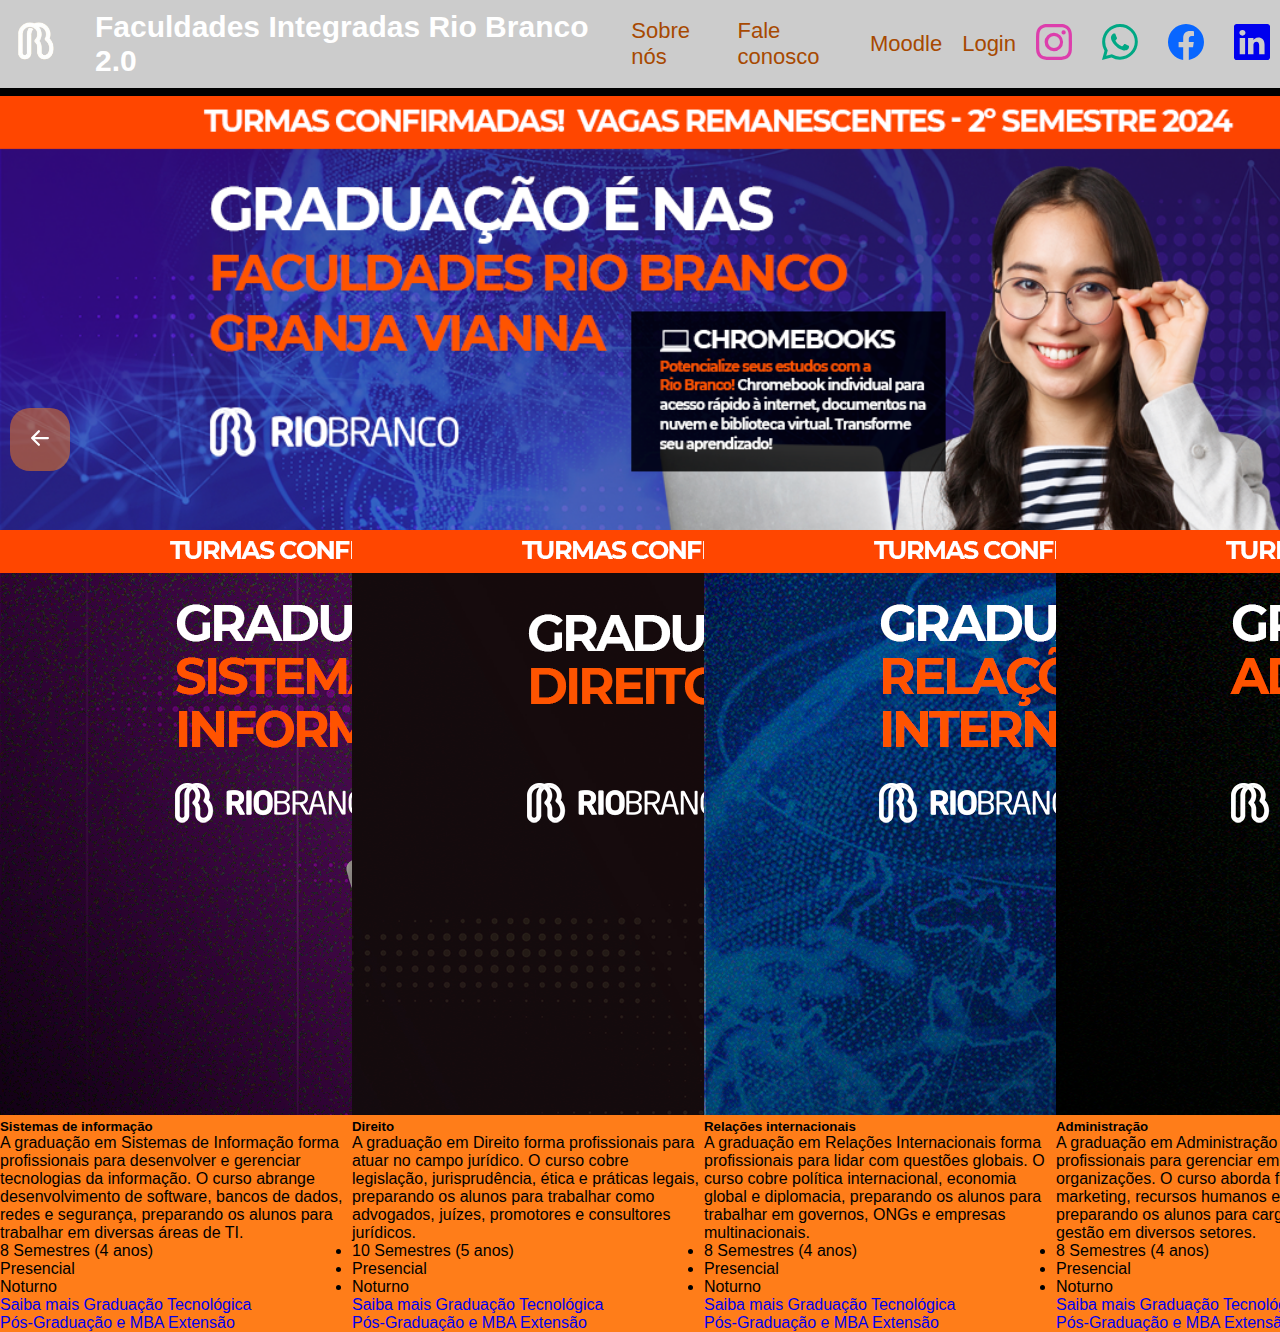
<file: index.html>
<!doctype html>
<html lang="pt-br">
    <head>
        <meta charset="UTF-8" />
        <meta name="viewport" content="width=device-width, initial-scale=1.0" />
        <link rel="stylesheet" href="./styles/header.css">
        <meta name="viewport" content="width=device-width, initial-scale=1, shrink-to-fit=no">
        <link rel="stylesheet" href="./styles/banner.css">
        <link rel="stylesheet" href="https://stackpath.bootstrapcdn.com/bootstrap/4.1.3/css/bootstrap.min.css" integrity="sha384-MCw98/SFnGE8fJT3GXwEOngsV7Zt27NXFoaoApmYm81iuXoPkFOJwJ8ERdknLPMO" crossorigin="anonymous">
        <link rel="stylesheet" href="./styles/footer.css">
        <link rel="stylesheet" href="./styles/conteudo.css">
        <title>Faculdades Rio Branco</title>
    </head>
    <body>
        <header class="topo">
            <div class="leftside">
                <a target="_blank" href="http://127.0.0.1:5500/index.html">
                <img src="/images/Logo_RioBranco - Agradecimentos.png"/></a>
                <h1>Faculdades Integradas Rio Branco 2.0</h1>
                <div class="links">
                    <a href="/pages/aboutus.html">Sobre nós</a>
                    <a href="/pages/faleconosco.html">Fale conosco</a>
                    <a href="/pages/login.html">Moodle</a>
                    <a href="/pages/login.html">Login</a>
                    </div>
                </div>
            </div>
            <div class="rightside">
                <div class="social">
                </a>
                    <a href="https://www.instagram.com/faculdadesriobranco_cotia/">
                        <svg xmlns="http://www.w3.org/2000/svg" width="36" fill="#DD3EAC" class="bi bi-instagram" viewBox="0 0 16 16">
                            <path d="M8 0C5.829 0 5.556.01 4.703.048 3.85.088 3.269.222 2.76.42a3.9 3.9 0 0 0-1.417.923A3.9 3.9 0 0 0 .42 2.76C.222 3.268.087 3.85.048 4.7.01 5.555 0 5.827 0 8.001c0 2.172.01 2.444.048 3.297.04.852.174 1.433.372 1.942.205.526.478.972.923 1.417.444.445.89.719 1.416.923.51.198 1.09.333 1.942.372C5.555 15.99 5.827 16 8 16s2.444-.01 3.298-.048c.851-.04 1.434-.174 1.943-.372a3.9 3.9 0 0 0 1.416-.923c.445-.445.718-.891.923-1.417.197-.509.332-1.09.372-1.942C15.99 10.445 16 10.173 16 8s-.01-2.445-.048-3.299c-.04-.851-.175-1.433-.372-1.941a3.9 3.9 0 0 0-.923-1.417A3.9 3.9 0 0 0 13.24.42c-.51-.198-1.092-.333-1.943-.372C10.443.01 10.172 0 7.998 0zm-.717 1.442h.718c2.136 0 2.389.007 3.232.046.78.035 1.204.166 1.486.275.373.145.64.319.92.599s.453.546.598.92c.11.281.24.705.275 1.485.039.843.047 1.096.047 3.231s-.008 2.389-.047 3.232c-.035.78-.166 1.203-.275 1.485a2.5 2.5 0 0 1-.599.919c-.28.28-.546.453-.92.598-.28.11-.704.24-1.485.276-.843.038-1.096.047-3.232.047s-2.39-.009-3.233-.047c-.78-.036-1.203-.166-1.485-.276a2.5 2.5 0 0 1-.92-.598 2.5 2.5 0 0 1-.6-.92c-.109-.281-.24-.705-.275-1.485-.038-.843-.046-1.096-.046-3.233s.008-2.388.046-3.231c.036-.78.166-1.204.276-1.486.145-.373.319-.64.599-.92s.546-.453.92-.598c.282-.11.705-.24 1.485-.276.738-.034 1.024-.044 2.515-.045zm4.988 1.328a.96.96 0 1 0 0 1.92.96.96 0 0 0 0-1.92m-4.27 1.122a4.109 4.109 0 1 0 0 8.217 4.109 4.109 0 0 0 0-8.217m0 1.441a2.667 2.667 0 1 1 0 5.334 2.667 2.667 0 0 1 0-5.334"/>
                          </svg>
                    </a>
                    <a href="https://wa.me/1146138455">
                        <svg xmlns="http://www.w3.org/2000/svg" width="36"fill="#00A884" class="bi bi-whatsapp" viewBox="0 0 16 16">
                            <path d="M13.601 2.326A7.85 7.85 0 0 0 7.994 0C3.627 0 .068 3.558.064 7.926c0 1.399.366 2.76 1.057 3.965L0 16l4.204-1.102a7.9 7.9 0 0 0 3.79.965h.004c4.368 0 7.926-3.558 7.93-7.93A7.9 7.9 0 0 0 13.6 2.326zM7.994 14.521a6.6 6.6 0 0 1-3.356-.92l-.24-.144-2.494.654.666-2.433-.156-.251a6.56 6.56 0 0 1-1.007-3.505c0-3.626 2.957-6.584 6.591-6.584a6.56 6.56 0 0 1 4.66 1.931 6.56 6.56 0 0 1 1.928 4.66c-.004 3.639-2.961 6.592-6.592 6.592m3.615-4.934c-.197-.099-1.17-.578-1.353-.646-.182-.065-.315-.099-.445.099-.133.197-.513.646-.627.775-.114.133-.232.148-.43.05-.197-.1-.836-.308-1.592-.985-.59-.525-.985-1.175-1.103-1.372-.114-.198-.011-.304.088-.403.087-.088.197-.232.296-.346.1-.114.133-.198.198-.33.065-.134.034-.248-.015-.347-.05-.099-.445-1.076-.612-1.47-.16-.389-.323-.335-.445-.34-.114-.007-.247-.007-.38-.007a.73.73 0 0 0-.529.247c-.182.198-.691.677-.691 1.654s.71 1.916.81 2.049c.098.133 1.394 2.132 3.383 2.992.47.205.84.326 1.129.418.475.152.904.129 1.246.08.38-.058 1.171-.48 1.338-.943.164-.464.164-.86.114-.943-.049-.084-.182-.133-.38-.232"/>
                          </svg>
                    </a>
                    <a href="https://www.facebook.com/faculdadesriobrancocotia/">
                        <svg xmlns="http://www.w3.org/2000/svg" width="36"fill="#0866FF" class="bi bi-facebook" viewBox="0 0 16 16">
                            <path d="M16 8.049c0-4.446-3.582-8.05-8-8.05C3.58 0-.002 3.603-.002 8.05c0 4.017 2.926 7.347 6.75 7.951v-5.625h-2.03V8.05H6.75V6.275c0-2.017 1.195-3.131 3.022-3.131.876 0 1.791.157 1.791.157v1.98h-1.009c-.993 0-1.303.621-1.303 1.258v1.51h2.218l-.354 2.326H9.25V16c3.824-.604 6.75-3.934 6.75-7.951"/>
                          </svg>
                        </a>
                    <a href="https://www.linkedin.com/company/faculdades-rio-branco-granja-vianna">
                        <svg xmlns="http://www.w3.org/2000/svg" width="36" fill="currentColor" class="bi bi-linkedin" viewBox="0 0 16 16">
                          <path d="M0 1.146C0 .513.526 0 1.175 0h13.65C15.474 0 16 .513 16 1.146v13.708c0 .633-.526 1.146-1.175 1.146H1.175C.526 16 0 15.487 0 14.854zm4.943 12.248V6.169H2.542v7.225zm-1.2-8.212c.837 0 1.358-.554 1.358-1.248-.015-.709-.52-1.248-1.342-1.248S2.4 3.226 2.4 3.934c0 .694.521 1.248 1.327 1.248zm4.908 8.212V9.359c0-.216.016-.432.08-.586.173-.431.568-.878 1.232-.878.869 0 1.216.662 1.216 1.634v3.865h2.401V9.25c0-2.22-1.184-3.252-2.764-3.252-1.274 0-1.845.7-2.165 1.193v.025h-.016l.016-.025V6.169h-2.4c.03.678 0 7.225 0 7.225z"/>
                        </svg>
                            </a>
                </div>
            </div>
        </header>
        
        <div class="carousel">
            <div class="carousel-images">
                <img src="./images/banner/bannerGeral.png">
                <img src="./images/banner/admbanner.png">
                <img src="./images/banner/sibanner.png">
                <img src="./images/banner/direitobanner.png">
                <img src="./images/banner/ribanner.png">
            </div>
            <button class="prev"><svg xmlns="http://www.w3.org/2000/svg" width="36" height="36" fill="currentColor" class="bi bi-arrow-left-short" viewBox="0 0 16 16">
                <path fill-rule="evenodd" d="M12 8a.5.5 0 0 1-.5.5H5.707l2.147 2.146a.5.5 0 0 1-.708.708l-3-3a.5.5 0 0 1 0-.708l3-3a.5.5 0 1 1 .708.708L5.707 7.5H11.5a.5.5 0 0 1 .5.5"/>
              </svg></button>
            <button class="next"><svg xmlns="http://www.w3.org/2000/svg" width="36" height="36" fill="currentColor" class="bi bi-arrow-right-short" viewBox="0 0 16 16">
                <path fill-rule="evenodd" d="M4 8a.5.5 0 0 1 .5-.5h5.793L8.146 5.354a.5.5 0 1 1 .708-.708l3 3a.5.5 0 0 1 0 .708l-3 3a.5.5 0 0 1-.708-.708L10.293 8.5H4.5A.5.5 0 0 1 4 8"/>
              </svg></button>
        </div>

        <section class="conteudo">
            <div class="CardCamp">
            <div class="card" style="width: 22rem; background-color: #ff7d19;">
                <img class="card-img-top" src="./images/banner/admbanner.png">
                <div class="card-body">
                  <h5 class="card-title">Sistemas de informação</h5>
                  <p class="card-text">A graduação em Sistemas de Informação forma profissionais para desenvolver e gerenciar tecnologias da informação. O curso abrange desenvolvimento de software, bancos de dados, redes e segurança, preparando os alunos para trabalhar em diversas áreas de TI.</p>
                </div>
                <ul class="list-group list-group-flush">
                  <li class="list-group-item">8 Semestres (4 anos)</li>
                  <li class="list-group-item">Presencial</li>
                  <li class="list-group-item">Noturno</li>
                </ul>
                <div class="card-body">
                  <a href="#" target="_blank" class="card-link">Saiba mais</a> 
                  <a href="https://www.riobrancofac.edu.br/Site/cursos/cursos-graduacao.aspx#grad-tec" target="_blank" class="card-link">Graduação Tecnológica <br> </a>
                  <a href="https://www.riobrancofac.edu.br/Site/cursos/cursos-pos-graduacao-mba.aspx" target="_blank" class="card-link">Pós-Graduação e MBA </a>
                  <a href="https://www.riobrancofac.edu.br/Site/cursos/cursos-extensao.aspx" target="_blank" class="card-link">Extensão</a>
                </div>
              </div>
            </div>

            <div class="CardCamp">
                <div class="card" style="width: 22rem; background-color: #ff7d19">
                    <img class="card-img-top" src="./images/banner/direitobanner.png">
                    <div class="card-body">
                      <h5 class="card-title">Direito</h5>
                      <p class="card-text">A graduação em Direito forma profissionais para atuar no campo jurídico. O curso cobre legislação, jurisprudência, ética e práticas legais, preparando os alunos para trabalhar como advogados, juízes, promotores e consultores jurídicos.</p>
                    </div>
                    <ul class="list-group list-group-flush">
                      <li class="list-group-item">10 Semestres (5 anos)</li>
                      <li class="list-group-item">Presencial</li>
                      <li class="list-group-item">Noturno</li>
                    </ul>
                    <div class="card-body">
                      <a href="https://www.riobrancofac.edu.br/Site/cursos/graduacao/direito/direito.aspx" target="_blank" class="card-link">Saiba mais</a>
                      <a href="https://www.riobrancofac.edu.br/Site/cursos/cursos-graduacao.aspx#grad-tec" target="_blank" class="card-link">Graduação Tecnológica <br> </a>
                      <a href="https://www.riobrancofac.edu.br/Site/cursos/cursos-pos-graduacao-mba.aspx" target="_blank" class="card-link">Pós-Graduação e MBA </a>
                      <a href="https://www.riobrancofac.edu.br/Site/cursos/cursos-extensao.aspx" target="_blank" class="card-link">Extensão</a>
                    </div>
                  </div>
            </div>
            <div class="CardCamp">
                <div class="card" style="width: 22rem; background-color: #ff7d19">
                    <img class="card-img-top" src="./images/banner/ribanner.png">
                    <div class="card-body">
                      <h5 class="card-title">Relações internacionais</h5>
                      <p class="card-text">A graduação em Relações Internacionais forma profissionais para lidar com questões globais. O curso cobre política internacional, economia global e diplomacia, preparando os alunos para trabalhar em governos, ONGs e empresas multinacionais.</p>
                    </div>
                    <ul class="list-group list-group-flush">
                      <li class="list-group-item">8 Semestres (4 anos)</li>
                      <li class="list-group-item">Presencial</li>
                      <li class="list-group-item">Noturno</li>
                    </ul>
                    <div class="card-body">
                      <a href="https://www.riobrancofac.edu.br/Site/cursos/graduacao/relacoes-internacionais/relacoes-internacionais.aspx" target="_blank" class="card-link">Saiba mais</a>
                      <a href="https://www.riobrancofac.edu.br/Site/cursos/cursos-graduacao.aspx#grad-tec" target="_blank" class="card-link">Graduação Tecnológica <br> </a>
                      <a href="https://www.riobrancofac.edu.br/Site/cursos/cursos-pos-graduacao-mba.aspx" target="_blank" class="card-link">Pós-Graduação e MBA </a>
                      <a href="https://www.riobrancofac.edu.br/Site/cursos/cursos-extensao.aspx" target="_blank" class="card-link">Extensão</a>
                    </div>
                  </div>
            </div>
            <div class="CardCamp">
                <div class="card" style="width: 22rem; background-color: #ff7d19">
                    <img class="card-img-top" src="./images/banner/sibanner.png">
                    <div class="card-body">
                      <h5 class="card-title">Administração</h5>
                      <p class="card-text">A graduação em Administração forma profissionais para gerenciar empresas e organizações. O curso aborda finanças, marketing, recursos humanos e operações, preparando os alunos para cargos de liderança e gestão em diversos setores.</p>
                    </div>
                    <ul class="list-group list-group-flush">
                      <li class="list-group-item">8 Semestres (4 anos)</li>
                      <li class="list-group-item">Presencial</li>
                      <li class="list-group-item">Noturno</li>
                    </ul>
                    <div class="card-body">
                      <a href="https://www.riobrancofac.edu.br/Site/cursos/graduacao/administracao/administracao.aspx" target="_blank" class="card-link">Saiba mais</a>
                      <a href="https://www.riobrancofac.edu.br/Site/cursos/cursos-graduacao.aspx#grad-tec" target="_blank" class="card-link">Graduação Tecnológica <br> </a>
                      <a href="https://www.riobrancofac.edu.br/Site/cursos/cursos-pos-graduacao-mba.aspx" target="_blank" class="card-link">Pós-Graduação e MBA </a>
                      <a href="https://www.riobrancofac.edu.br/Site/cursos/cursos-extensao.aspx" target="_blank" class="card-link">Extensão</a>
                    </div>
                  </div>
            </div>
        </section>

        <footer class="final">
          <a href="footer.html">footer</a>
            <p>Todos os direitos reservados, RIO BRANCO COTIA</p>
        </footer>
        <script src="./scripts/changeBanner.js"></script>
        <script src="https://code.jquery.com/jquery-3.3.1.slim.min.js" integrity="sha384-q8i/X+965DzO0rT7abK41JStQIAqVgRVzpbzo5smXKp4YfRvH+8abtTE1Pi6jizo" crossorigin="anonymous"></script>
        <script src="https://cdnjs.cloudflare.com/ajax/libs/popper.js/1.14.3/umd/popper.min.js" integrity="sha384-ZMP7rVo3mIykV+2+9J3UJ46jBk0WLaUAdn689aCwoqbBJiSnjAK/l8WvCWPIPm49" crossorigin="anonymous"></script>
        <script src="https://stackpath.bootstrapcdn.com/bootstrap/4.1.3/js/bootstrap.min.js" integrity="sha384-ChfqqxuZUCnJSK3+MXmPNIyE6ZbWh2IMqE241rYiqJxyMiZ6OW/JmZQ5stwEULTy" crossorigin="anonymous"></script>
    </body>
</html>
</file>
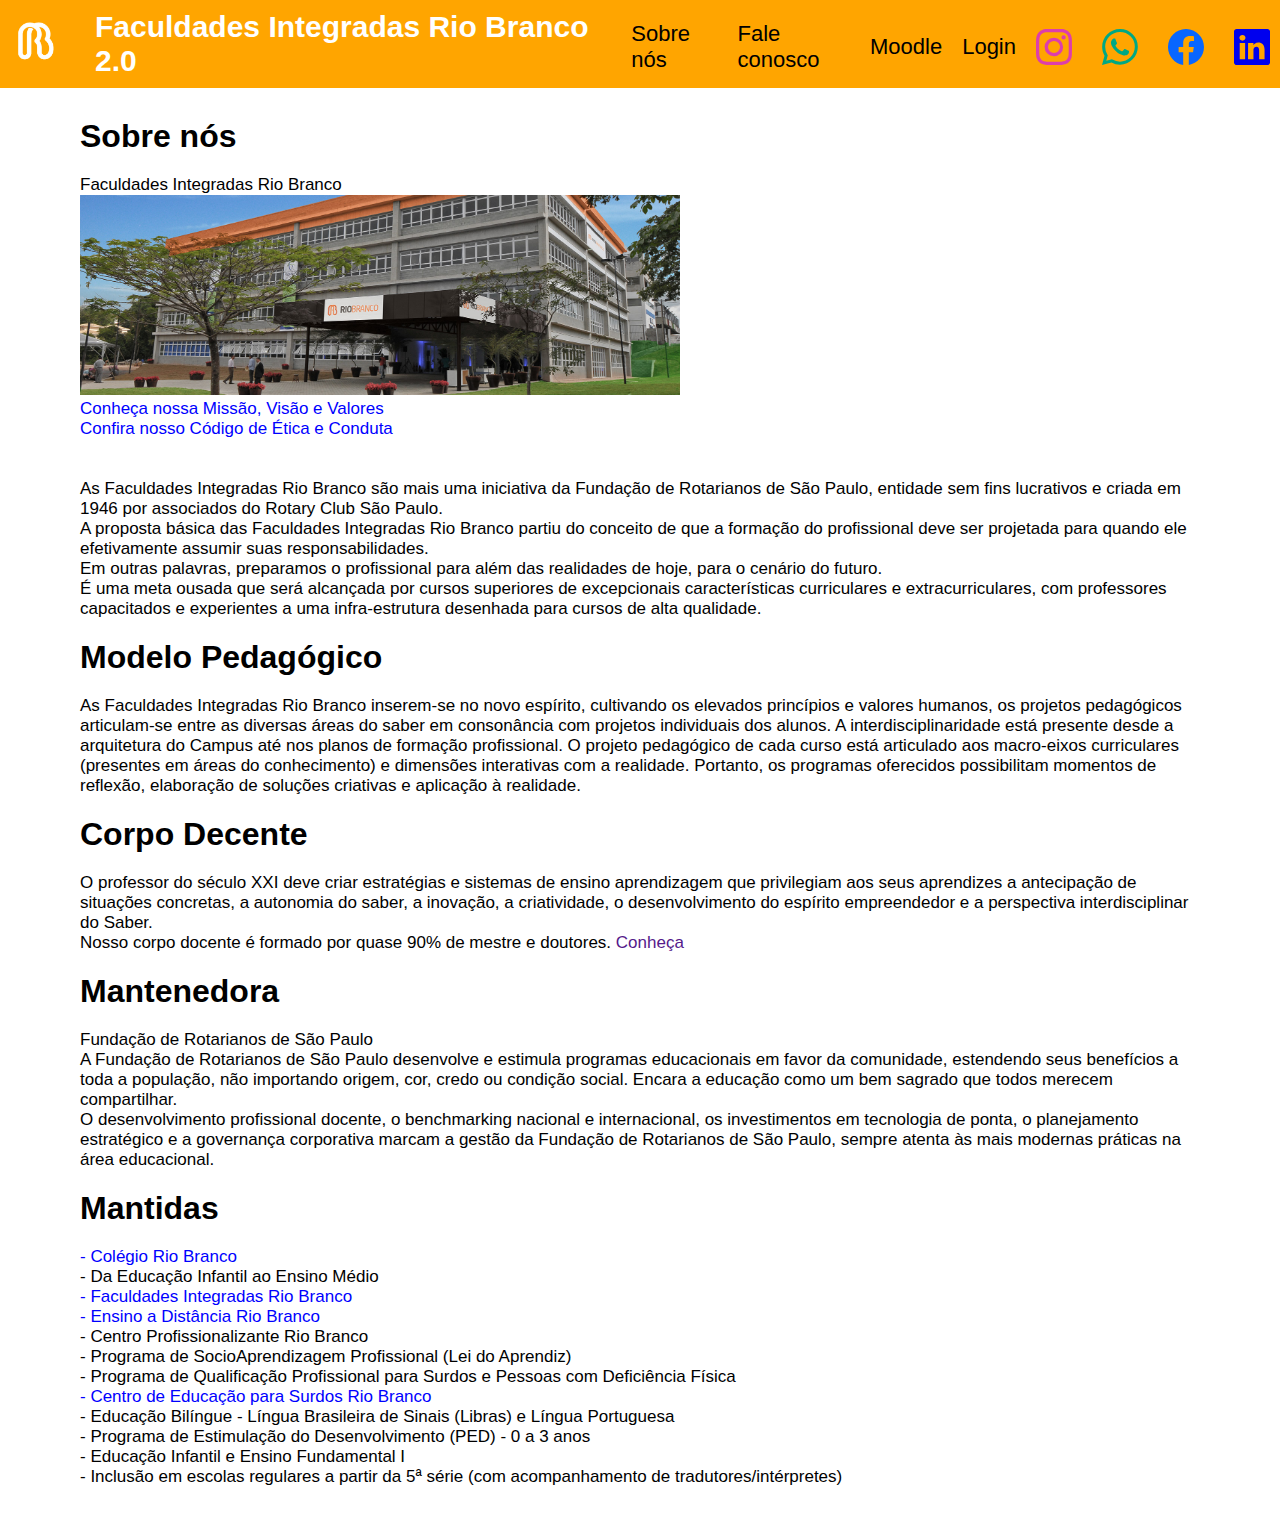
<file: pages/aboutus.html>
<!DOCTYPE html>
<html lang="pt-br">
<head>
    <meta charset="UTF-8">
    <meta name="viewport" content="width=device-width, initial-scale=1.0">
    <link rel="stylesheet" href="/styles/aboutus.css">
    <link rel="stylesheet" href="/styles/aboutus_header.css">
    <title>Sobre nós</title>
</head>
<body>

    <header class="cabessalho_aboutus">
        <div class="leftside">
            <a target="_blank" href="http://127.0.0.1:5500/index.html">
            <img src="/images/Logo_RioBranco - Agradecimentos.png"/></a>
            <h1>Faculdades Integradas Rio Branco 2.0</h1>
            <div class="links">
                <a href="/pages/aboutus.html">Sobre nós</a>
                <a href="/pages/faleconosco.html">Fale conosco</a>
                <a href="/pages/login.html">Moodle</a>
                <a href="/pages/login.html">Login</a>
            </div>
            </div>
        <div class="rightside">
            <div class="social">
            </a>
                <a href="https://www.instagram.com/faculdadesriobranco_cotia/">
                    <svg xmlns="http://www.w3.org/2000/svg" width="36" fill="#DD3EAC" class="bi bi-instagram" viewBox="0 0 16 16">
                        <path d="M8 0C5.829 0 5.556.01 4.703.048 3.85.088 3.269.222 2.76.42a3.9 3.9 0 0 0-1.417.923A3.9 3.9 0 0 0 .42 2.76C.222 3.268.087 3.85.048 4.7.01 5.555 0 5.827 0 8.001c0 2.172.01 2.444.048 3.297.04.852.174 1.433.372 1.942.205.526.478.972.923 1.417.444.445.89.719 1.416.923.51.198 1.09.333 1.942.372C5.555 15.99 5.827 16 8 16s2.444-.01 3.298-.048c.851-.04 1.434-.174 1.943-.372a3.9 3.9 0 0 0 1.416-.923c.445-.445.718-.891.923-1.417.197-.509.332-1.09.372-1.942C15.99 10.445 16 10.173 16 8s-.01-2.445-.048-3.299c-.04-.851-.175-1.433-.372-1.941a3.9 3.9 0 0 0-.923-1.417A3.9 3.9 0 0 0 13.24.42c-.51-.198-1.092-.333-1.943-.372C10.443.01 10.172 0 7.998 0zm-.717 1.442h.718c2.136 0 2.389.007 3.232.046.78.035 1.204.166 1.486.275.373.145.64.319.92.599s.453.546.598.92c.11.281.24.705.275 1.485.039.843.047 1.096.047 3.231s-.008 2.389-.047 3.232c-.035.78-.166 1.203-.275 1.485a2.5 2.5 0 0 1-.599.919c-.28.28-.546.453-.92.598-.28.11-.704.24-1.485.276-.843.038-1.096.047-3.232.047s-2.39-.009-3.233-.047c-.78-.036-1.203-.166-1.485-.276a2.5 2.5 0 0 1-.92-.598 2.5 2.5 0 0 1-.6-.92c-.109-.281-.24-.705-.275-1.485-.038-.843-.046-1.096-.046-3.233s.008-2.388.046-3.231c.036-.78.166-1.204.276-1.486.145-.373.319-.64.599-.92s.546-.453.92-.598c.282-.11.705-.24 1.485-.276.738-.034 1.024-.044 2.515-.045zm4.988 1.328a.96.96 0 1 0 0 1.92.96.96 0 0 0 0-1.92m-4.27 1.122a4.109 4.109 0 1 0 0 8.217 4.109 4.109 0 0 0 0-8.217m0 1.441a2.667 2.667 0 1 1 0 5.334 2.667 2.667 0 0 1 0-5.334"/>
                      </svg>
                </a>
                <a href="https://wa.me/1146138455">
                    <svg xmlns="http://www.w3.org/2000/svg" width="36"fill="#00A884" class="bi bi-whatsapp" viewBox="0 0 16 16">
                        <path d="M13.601 2.326A7.85 7.85 0 0 0 7.994 0C3.627 0 .068 3.558.064 7.926c0 1.399.366 2.76 1.057 3.965L0 16l4.204-1.102a7.9 7.9 0 0 0 3.79.965h.004c4.368 0 7.926-3.558 7.93-7.93A7.9 7.9 0 0 0 13.6 2.326zM7.994 14.521a6.6 6.6 0 0 1-3.356-.92l-.24-.144-2.494.654.666-2.433-.156-.251a6.56 6.56 0 0 1-1.007-3.505c0-3.626 2.957-6.584 6.591-6.584a6.56 6.56 0 0 1 4.66 1.931 6.56 6.56 0 0 1 1.928 4.66c-.004 3.639-2.961 6.592-6.592 6.592m3.615-4.934c-.197-.099-1.17-.578-1.353-.646-.182-.065-.315-.099-.445.099-.133.197-.513.646-.627.775-.114.133-.232.148-.43.05-.197-.1-.836-.308-1.592-.985-.59-.525-.985-1.175-1.103-1.372-.114-.198-.011-.304.088-.403.087-.088.197-.232.296-.346.1-.114.133-.198.198-.33.065-.134.034-.248-.015-.347-.05-.099-.445-1.076-.612-1.47-.16-.389-.323-.335-.445-.34-.114-.007-.247-.007-.38-.007a.73.73 0 0 0-.529.247c-.182.198-.691.677-.691 1.654s.71 1.916.81 2.049c.098.133 1.394 2.132 3.383 2.992.47.205.84.326 1.129.418.475.152.904.129 1.246.08.38-.058 1.171-.48 1.338-.943.164-.464.164-.86.114-.943-.049-.084-.182-.133-.38-.232"/>
                      </svg>
                </a>
                <a href="https://www.facebook.com/faculdadesriobrancocotia/">
                    <svg xmlns="http://www.w3.org/2000/svg" width="36"fill="#0866FF" class="bi bi-facebook" viewBox="0 0 16 16">
                        <path d="M16 8.049c0-4.446-3.582-8.05-8-8.05C3.58 0-.002 3.603-.002 8.05c0 4.017 2.926 7.347 6.75 7.951v-5.625h-2.03V8.05H6.75V6.275c0-2.017 1.195-3.131 3.022-3.131.876 0 1.791.157 1.791.157v1.98h-1.009c-.993 0-1.303.621-1.303 1.258v1.51h2.218l-.354 2.326H9.25V16c3.824-.604 6.75-3.934 6.75-7.951"/>
                      </svg>
                    </a>
                <a href="https://www.linkedin.com/company/faculdades-rio-branco-granja-vianna">
                    <svg xmlns="http://www.w3.org/2000/svg" width="36" fill="currentColor" class="bi bi-linkedin" viewBox="0 0 16 16">
                      <path d="M0 1.146C0 .513.526 0 1.175 0h13.65C15.474 0 16 .513 16 1.146v13.708c0 .633-.526 1.146-1.175 1.146H1.175C.526 16 0 15.487 0 14.854zm4.943 12.248V6.169H2.542v7.225zm-1.2-8.212c.837 0 1.358-.554 1.358-1.248-.015-.709-.52-1.248-1.342-1.248S2.4 3.226 2.4 3.934c0 .694.521 1.248 1.327 1.248zm4.908 8.212V9.359c0-.216.016-.432.08-.586.173-.431.568-.878 1.232-.878.869 0 1.216.662 1.216 1.634v3.865h2.401V9.25c0-2.22-1.184-3.252-2.764-3.252-1.274 0-1.845.7-2.165 1.193v.025h-.016l.016-.025V6.169h-2.4c.03.678 0 7.225 0 7.225z"/>
                    </svg>
                        </a>
            </div>
        </div>
    </header>

    <container>
        <div class="inicio">
            <h1 class="sobre_nos_titulo">Sobre nós</h1>
            <p>Faculdades Integradas Rio Branco</p>
            <img src="../images/riobrancosobrenos.jpg"><br>
            <p><a href="" class="links">Conheça nossa Missão, Visão e Valores</a></p>
            <p><a href="" class="links">Confira nosso Código de Ética e Conduta</a><br><br></p>
            <p>As Faculdades Integradas Rio Branco são mais uma iniciativa da Fundação de Rotarianos de São Paulo, entidade sem fins lucrativos e criada em 1946 por associados do Rotary Club São Paulo.</p>
            <p>A proposta básica das Faculdades Integradas Rio Branco partiu do conceito de que a formação do profissional deve ser projetada para quando ele efetivamente assumir suas responsabilidades.</p>
            <p>Em outras palavras, preparamos o profissional para além das realidades de hoje, para o cenário do futuro.</p>
            <p>É uma meta ousada que será alcançada por cursos superiores de excepcionais características curriculares e extracurriculares, com professores capacitados e experientes a uma infra-estrutura desenhada para cursos de alta qualidade.</p>

        </div>
        <div>
            <h1 class="modelo_pedagogico_titulo">Modelo Pedagógico</h1>
            <p>As Faculdades Integradas Rio Branco inserem-se no novo espírito, cultivando os elevados princípios e valores humanos, os projetos pedagógicos articulam-se entre as diversas áreas do saber em consonância com projetos individuais dos alunos. A interdisciplinaridade está presente desde a arquitetura do Campus até nos planos de formação profissional. O projeto pedagógico de cada curso está articulado aos macro-eixos curriculares (presentes em áreas do conhecimento) e dimensões interativas com a realidade. Portanto, os programas oferecidos possibilitam momentos de reflexão, elaboração de soluções criativas e aplicação à realidade.</p>
        </div>
        <div>
            <h1 class="corpo_decente_titulo">Corpo Decente</h1>
            <p>O professor do século XXI deve criar estratégias e sistemas de ensino aprendizagem que privilegiam aos seus aprendizes a antecipação de situações concretas, a autonomia do saber, a inovação, a criatividade, o desenvolvimento do espírito empreendedor e a perspectiva interdisciplinar do Saber. </p>
            <p>Nosso corpo docente é formado por quase 90% de mestre e doutores. <a href="">Conheça</a></p>
        </div>
        <div>
            <h1 class="mantenedora_titulo">Mantenedora</h1>
            <p>Fundação de Rotarianos de São Paulo</p>
            <p>A Fundação de Rotarianos de São Paulo desenvolve e estimula programas educacionais em favor da comunidade, estendendo seus benefícios a toda a população, não importando origem, cor, credo ou condição social. Encara a educação como um bem sagrado que todos merecem compartilhar.</p>
            <p>O desenvolvimento profissional docente, o benchmarking nacional e internacional, os investimentos em tecnologia de ponta, o planejamento estratégico e a governança corporativa marcam a gestão da Fundação de Rotarianos de São Paulo, sempre atenta às mais modernas práticas na área educacional.</p>
        </div>
        <div>
            <h1 class="mantidas_titulo">Mantidas</h1>
            <p><a href="https://www.crb.g12.br/Site/Default.aspx" class="links">- Colégio Rio Branco</a></p>
            <p>- Da Educação Infantil ao Ensino Médio</p>
            <p><a href="http://127.0.0.1:5500/index.html" class="links">- Faculdades Integradas Rio Branco</a></p>
            <p><a href="http://127.0.0.1:5500/index.html" class="links">- Ensino a Distância Rio Branco</a></p> 
            <p>- Centro Profissionalizante Rio Branco</p>
            <p>- Programa de SocioAprendizagem Profissional (Lei do Aprendiz)</p>
            <p>- Programa de Qualificação Profissional para Surdos e Pessoas com Deficiência Física </p> 
            <p><a href="https://www.ces.org.br/Site/Default.aspx" class="links">- Centro de Educação para Surdos Rio Branco</p></a>
            <p>- Educação Bilíngue - Língua Brasileira de Sinais (Libras) e Língua Portuguesa</p>
            <p>- Programa de Estimulação do Desenvolvimento (PED) - 0 a 3 anos</p>
            <p>- Educação Infantil e Ensino Fundamental I</p>
            <p>- Inclusão em escolas regulares a partir da 5ª série (com acompanhamento de tradutores/intérpretes)</p>
        </div>
    </container>
</body>
</html>
</file>
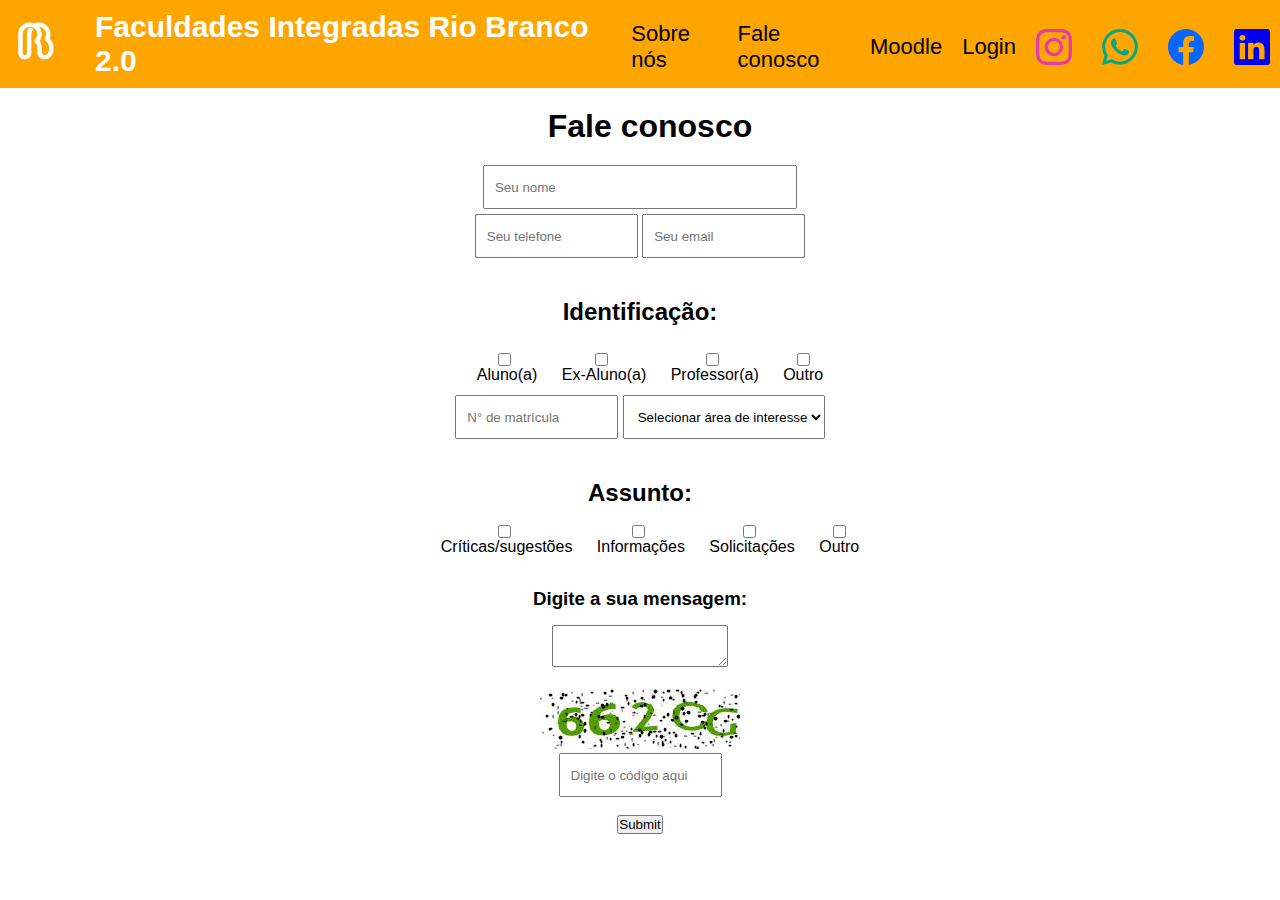
<file: pages/faleconosco.html>
<!DOCTYPE html>
<html lang="pt-br">

<head>
    <meta charset="UTF-8">
    <meta name="viewport" content="width=device-width, initial-scale=1.0">
    <link rel="stylesheet" href="/styles/faleconosco.css">
    <link rel="stylesheet" href="/styles/faleconosco_header.css">
    <title>Fale conosco</title>
</head>

<body>
    <header class="cabessalho_faleconosco">
        <div class="leftside">
            <a target="_blank" href="http://127.0.0.1:5500/index.html">
            <img src="/images/Logo_RioBranco - Agradecimentos.png"/></a>
            <h1>Faculdades Integradas Rio Branco 2.0</h1>
            <div class="links">
                <a href="/pages/aboutus.html">Sobre nós</a>
                <a href="/pages/faleconosco.html">Fale conosco</a>
                <a href="/pages/login.html">Moodle</a>
                <a href="/pages/login.html">Login</a>
            </div>
            </div>
        <div class="rightside">
            <div class="social">
            </a>
                <a href="https://www.instagram.com/faculdadesriobranco_cotia/">
                    <svg xmlns="http://www.w3.org/2000/svg" width="36" fill="#DD3EAC" class="bi bi-instagram" viewBox="0 0 16 16">
                        <path d="M8 0C5.829 0 5.556.01 4.703.048 3.85.088 3.269.222 2.76.42a3.9 3.9 0 0 0-1.417.923A3.9 3.9 0 0 0 .42 2.76C.222 3.268.087 3.85.048 4.7.01 5.555 0 5.827 0 8.001c0 2.172.01 2.444.048 3.297.04.852.174 1.433.372 1.942.205.526.478.972.923 1.417.444.445.89.719 1.416.923.51.198 1.09.333 1.942.372C5.555 15.99 5.827 16 8 16s2.444-.01 3.298-.048c.851-.04 1.434-.174 1.943-.372a3.9 3.9 0 0 0 1.416-.923c.445-.445.718-.891.923-1.417.197-.509.332-1.09.372-1.942C15.99 10.445 16 10.173 16 8s-.01-2.445-.048-3.299c-.04-.851-.175-1.433-.372-1.941a3.9 3.9 0 0 0-.923-1.417A3.9 3.9 0 0 0 13.24.42c-.51-.198-1.092-.333-1.943-.372C10.443.01 10.172 0 7.998 0zm-.717 1.442h.718c2.136 0 2.389.007 3.232.046.78.035 1.204.166 1.486.275.373.145.64.319.92.599s.453.546.598.92c.11.281.24.705.275 1.485.039.843.047 1.096.047 3.231s-.008 2.389-.047 3.232c-.035.78-.166 1.203-.275 1.485a2.5 2.5 0 0 1-.599.919c-.28.28-.546.453-.92.598-.28.11-.704.24-1.485.276-.843.038-1.096.047-3.232.047s-2.39-.009-3.233-.047c-.78-.036-1.203-.166-1.485-.276a2.5 2.5 0 0 1-.92-.598 2.5 2.5 0 0 1-.6-.92c-.109-.281-.24-.705-.275-1.485-.038-.843-.046-1.096-.046-3.233s.008-2.388.046-3.231c.036-.78.166-1.204.276-1.486.145-.373.319-.64.599-.92s.546-.453.92-.598c.282-.11.705-.24 1.485-.276.738-.034 1.024-.044 2.515-.045zm4.988 1.328a.96.96 0 1 0 0 1.92.96.96 0 0 0 0-1.92m-4.27 1.122a4.109 4.109 0 1 0 0 8.217 4.109 4.109 0 0 0 0-8.217m0 1.441a2.667 2.667 0 1 1 0 5.334 2.667 2.667 0 0 1 0-5.334"/>
                      </svg>
                </a>
                <a href="https://wa.me/1146138455">
                    <svg xmlns="http://www.w3.org/2000/svg" width="36"fill="#00A884" class="bi bi-whatsapp" viewBox="0 0 16 16">
                        <path d="M13.601 2.326A7.85 7.85 0 0 0 7.994 0C3.627 0 .068 3.558.064 7.926c0 1.399.366 2.76 1.057 3.965L0 16l4.204-1.102a7.9 7.9 0 0 0 3.79.965h.004c4.368 0 7.926-3.558 7.93-7.93A7.9 7.9 0 0 0 13.6 2.326zM7.994 14.521a6.6 6.6 0 0 1-3.356-.92l-.24-.144-2.494.654.666-2.433-.156-.251a6.56 6.56 0 0 1-1.007-3.505c0-3.626 2.957-6.584 6.591-6.584a6.56 6.56 0 0 1 4.66 1.931 6.56 6.56 0 0 1 1.928 4.66c-.004 3.639-2.961 6.592-6.592 6.592m3.615-4.934c-.197-.099-1.17-.578-1.353-.646-.182-.065-.315-.099-.445.099-.133.197-.513.646-.627.775-.114.133-.232.148-.43.05-.197-.1-.836-.308-1.592-.985-.59-.525-.985-1.175-1.103-1.372-.114-.198-.011-.304.088-.403.087-.088.197-.232.296-.346.1-.114.133-.198.198-.33.065-.134.034-.248-.015-.347-.05-.099-.445-1.076-.612-1.47-.16-.389-.323-.335-.445-.34-.114-.007-.247-.007-.38-.007a.73.73 0 0 0-.529.247c-.182.198-.691.677-.691 1.654s.71 1.916.81 2.049c.098.133 1.394 2.132 3.383 2.992.47.205.84.326 1.129.418.475.152.904.129 1.246.08.38-.058 1.171-.48 1.338-.943.164-.464.164-.86.114-.943-.049-.084-.182-.133-.38-.232"/>
                      </svg>
                </a>
                <a href="https://www.facebook.com/faculdadesriobrancocotia/">
                    <svg xmlns="http://www.w3.org/2000/svg" width="36"fill="#0866FF" class="bi bi-facebook" viewBox="0 0 16 16">
                        <path d="M16 8.049c0-4.446-3.582-8.05-8-8.05C3.58 0-.002 3.603-.002 8.05c0 4.017 2.926 7.347 6.75 7.951v-5.625h-2.03V8.05H6.75V6.275c0-2.017 1.195-3.131 3.022-3.131.876 0 1.791.157 1.791.157v1.98h-1.009c-.993 0-1.303.621-1.303 1.258v1.51h2.218l-.354 2.326H9.25V16c3.824-.604 6.75-3.934 6.75-7.951"/>
                      </svg>
                    </a>
                <a href="https://www.linkedin.com/company/faculdades-rio-branco-granja-vianna">
                    <svg xmlns="http://www.w3.org/2000/svg" width="36" fill="currentColor" class="bi bi-linkedin" viewBox="0 0 16 16">
                      <path d="M0 1.146C0 .513.526 0 1.175 0h13.65C15.474 0 16 .513 16 1.146v13.708c0 .633-.526 1.146-1.175 1.146H1.175C.526 16 0 15.487 0 14.854zm4.943 12.248V6.169H2.542v7.225zm-1.2-8.212c.837 0 1.358-.554 1.358-1.248-.015-.709-.52-1.248-1.342-1.248S2.4 3.226 2.4 3.934c0 .694.521 1.248 1.327 1.248zm4.908 8.212V9.359c0-.216.016-.432.08-.586.173-.431.568-.878 1.232-.878.869 0 1.216.662 1.216 1.634v3.865h2.401V9.25c0-2.22-1.184-3.252-2.764-3.252-1.274 0-1.845.7-2.165 1.193v.025h-.016l.016-.025V6.169h-2.4c.03.678 0 7.225 0 7.225z"/>
                    </svg>
                        </a>
            </div>
        </div>
    </header>

    <div class="faleconosco_titulo">
        <h1>Fale conosco</h1>
    </div>

    <form class="nome_telefone_email">
        <input type="text" class="Seu-nome" placeholder="Seu nome" required>
        <br>
        <input type="tel" class="Seu-telefone" placeholder="Seu telefone" required>
        <input type="email" class="Seu-email" placeholder="Seu email" required>
        <br>
    </form>

    <form class="identificaçao">
        <h2 class="identificaçao_titulo">Identificação:</h2>

        <div class="checkbox_container">
            <label><input type="checkbox" name="Aluno">&nbsp;Aluno(a)<br></label>
            <label><input type="checkbox" name="ex-aluno">&nbsp;Ex-Aluno(a)<br></label>
            <label><input type="checkbox" name="Professor">&nbsp;Professor(a)<br></label>
            <label><input type="checkbox" name="Outro">&nbsp;Outro&nbsp;</label>
            <br><br><br>
        </div>

        <input type="number" class="N°dematrícula" placeholder="N° de matrícula">
        <select class="Áreadeinteresse" placeholder="Selecionar a área de interesse">
            <option value="#">Selecionar área de interesse</option>
            <option value="#">Acessoria de imprensa</option>
            <option value="#">Biblioteca</option>
            <option value="#">Departamento de marketing</option>
            <option value="#">Diretoria acadêmica</option>
            <option value="#">Diretoria geral</option>
            <option value="#">Pós-graduação e MBA</option>
            <option value="#">Central de atendimento</option>
            <option value="#">Secretaria geral</option>
            <option value="#">Suporte moodle</option>
            <option value="#">Tesouraria</option>
        </select>
        </form>

        <form class="assunto">
        <div class="assunto_titulo">
            <h2>Assunto:</h2>
        </div>

        <div class="checkbox_container">
            <label><input type="checkbox">&nbsp;Críticas/sugestões <br></label>
            <label><input type="checkbox">&nbsp;Informações <br></label>
            <label><input type="checkbox">&nbsp;Solicitações <br></label>
            <label><input type="checkbox">&nbsp;Outro&nbsp;</label>
            <br><br>
        </div>

        <div class="digitemensagem_titulo">
            <h3>Digite a sua mensagem:</h3>
        </div>
        <textarea class="digiteasuamensagem"></textarea><br><br>
        <img src="/images/faleconoscocodigo.jpg" border="0" width="200" height="60"><br>
        <input type="text" class="codigo" placeholder="Digite o código aqui"><br><br>
        <input type="submit">
    </form>

</body>
</html>
</file>
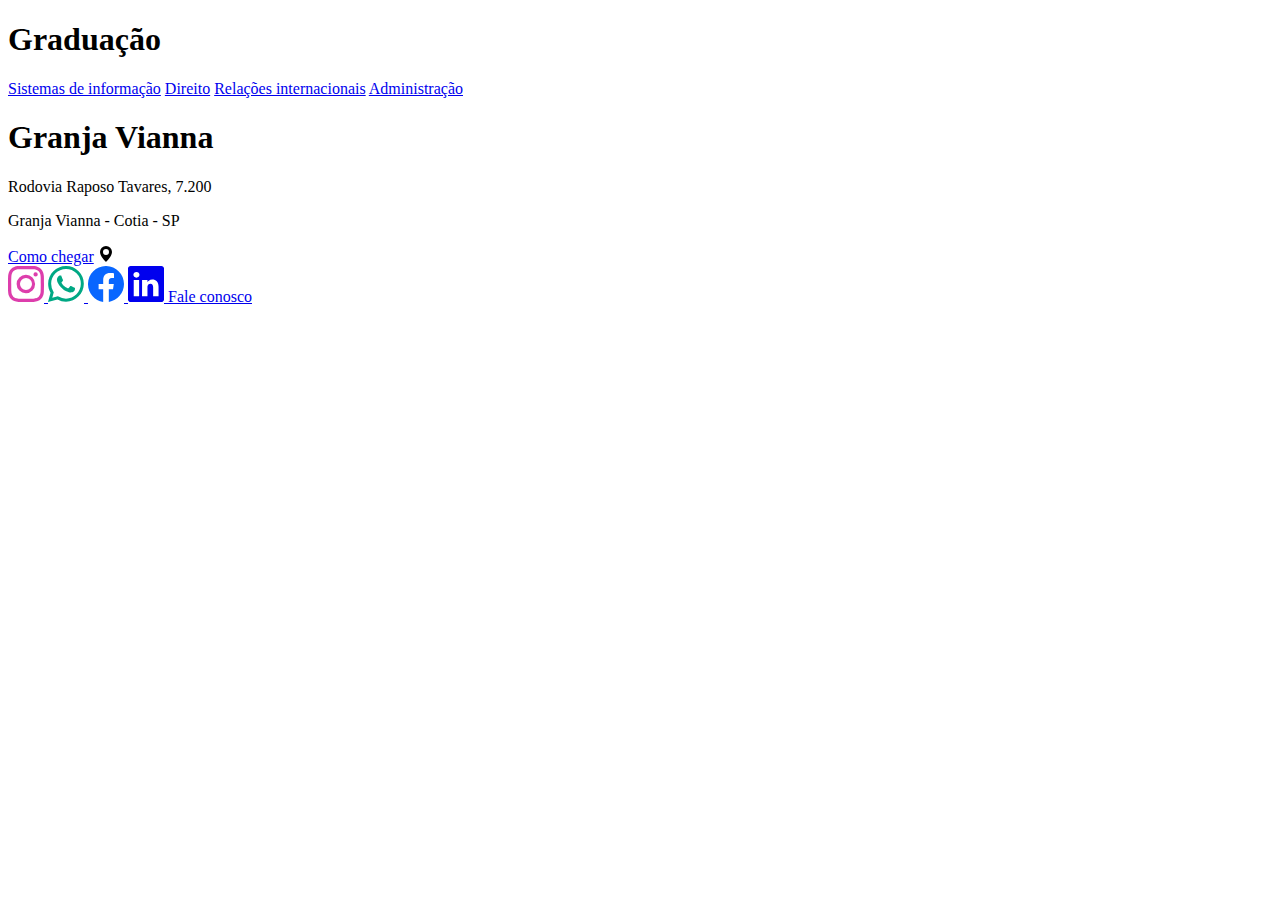
<file: pages/footer.html>
<!DOCTYPE html>
<html lang="pt-br">
<head>
    <meta charset="UTF-8">
    <meta name="viewport" content="width=device-width, initial-scale=1.0">
    <title>Faculdades Rio Branco Granja Vianna</title>
</head>
<body>
    <footer>
    <div class="Graduação.footer">
        <h1>Graduação</h1>
        <a href="#">Sistemas de informação</a>
        <a href="https://www.riobrancofac.edu.br/Site/cursos/graduacao/direito/direito.aspx">Direito</a>
        <a href="https://www.riobrancofac.edu.br/Site/cursos/graduacao/relacoes-internacionais/relacoes-internacionais.aspx">Relações internacionais</a>
        <a href="https://www.riobrancofac.edu.br/Site/cursos/graduacao/administracao/administracao.aspx">Administração</a>
    </div>
    <div class="localização">
        <h1>Granja Vianna</h1>
        <p>Rodovia Raposo Tavares, 7.200</p>
        <p>Granja Vianna - Cotia - SP</p>
        <a href="https://www.google.com.br/maps/dir//Col%C3%A9gio+Rio+Branco+-+Rodovia+Raposo+Tavares,+Km+24,+7200+-+Lajeadinho,+Cotia+-+SP,+06708-000/@-23.5948888,-46.8393148,18z/data=!4m8!4m7!1m0!1m5!1m1!1s0x94cfaabbe2c19833:0x82d9150de0ec820d!2m2!1d-46.8390258!2d-23.5956116?entry=ttu&g_ep=EgoyMDI0MDkxMS4wIKXMDSoASAFQAw%3D%3D">Como chegar</a>
        <svg xmlns="http://www.w3.org/2000/svg" width="16" height="16" fill="currentColor" class="bi bi-geo-alt-fill" viewBox="0 0 16 16">
            <path d="M8 16s6-5.686 6-10A6 6 0 0 0 2 6c0 4.314 6 10 6 10m0-7a3 3 0 1 1 0-6 3 3 0 0 1 0 6"/>
          </svg>
        </a>
    </div>
    <div class="Social.footer">
        <a href="https://www.instagram.com/faculdadesriobranco_cotia/">
            <svg xmlns="http://www.w3.org/2000/svg" width="36" fill="#DD3EAC" class="bi bi-instagram" viewBox="0 0 16 16">
                <path d="M8 0C5.829 0 5.556.01 4.703.048 3.85.088 3.269.222 2.76.42a3.9 3.9 0 0 0-1.417.923A3.9 3.9 0 0 0 .42 2.76C.222 3.268.087 3.85.048 4.7.01 5.555 0 5.827 0 8.001c0 2.172.01 2.444.048 3.297.04.852.174 1.433.372 1.942.205.526.478.972.923 1.417.444.445.89.719 1.416.923.51.198 1.09.333 1.942.372C5.555 15.99 5.827 16 8 16s2.444-.01 3.298-.048c.851-.04 1.434-.174 1.943-.372a3.9 3.9 0 0 0 1.416-.923c.445-.445.718-.891.923-1.417.197-.509.332-1.09.372-1.942C15.99 10.445 16 10.173 16 8s-.01-2.445-.048-3.299c-.04-.851-.175-1.433-.372-1.941a3.9 3.9 0 0 0-.923-1.417A3.9 3.9 0 0 0 13.24.42c-.51-.198-1.092-.333-1.943-.372C10.443.01 10.172 0 7.998 0zm-.717 1.442h.718c2.136 0 2.389.007 3.232.046.78.035 1.204.166 1.486.275.373.145.64.319.92.599s.453.546.598.92c.11.281.24.705.275 1.485.039.843.047 1.096.047 3.231s-.008 2.389-.047 3.232c-.035.78-.166 1.203-.275 1.485a2.5 2.5 0 0 1-.599.919c-.28.28-.546.453-.92.598-.28.11-.704.24-1.485.276-.843.038-1.096.047-3.232.047s-2.39-.009-3.233-.047c-.78-.036-1.203-.166-1.485-.276a2.5 2.5 0 0 1-.92-.598 2.5 2.5 0 0 1-.6-.92c-.109-.281-.24-.705-.275-1.485-.038-.843-.046-1.096-.046-3.233s.008-2.388.046-3.231c.036-.78.166-1.204.276-1.486.145-.373.319-.64.599-.92s.546-.453.92-.598c.282-.11.705-.24 1.485-.276.738-.034 1.024-.044 2.515-.045zm4.988 1.328a.96.96 0 1 0 0 1.92.96.96 0 0 0 0-1.92m-4.27 1.122a4.109 4.109 0 1 0 0 8.217 4.109 4.109 0 0 0 0-8.217m0 1.441a2.667 2.667 0 1 1 0 5.334 2.667 2.667 0 0 1 0-5.334"/>
              </svg>
        </a>
        <a href="https://wa.me/1146138455">
            <svg xmlns="http://www.w3.org/2000/svg" width="36"fill="#00A884" class="bi bi-whatsapp" viewBox="0 0 16 16">
                <path d="M13.601 2.326A7.85 7.85 0 0 0 7.994 0C3.627 0 .068 3.558.064 7.926c0 1.399.366 2.76 1.057 3.965L0 16l4.204-1.102a7.9 7.9 0 0 0 3.79.965h.004c4.368 0 7.926-3.558 7.93-7.93A7.9 7.9 0 0 0 13.6 2.326zM7.994 14.521a6.6 6.6 0 0 1-3.356-.92l-.24-.144-2.494.654.666-2.433-.156-.251a6.56 6.56 0 0 1-1.007-3.505c0-3.626 2.957-6.584 6.591-6.584a6.56 6.56 0 0 1 4.66 1.931 6.56 6.56 0 0 1 1.928 4.66c-.004 3.639-2.961 6.592-6.592 6.592m3.615-4.934c-.197-.099-1.17-.578-1.353-.646-.182-.065-.315-.099-.445.099-.133.197-.513.646-.627.775-.114.133-.232.148-.43.05-.197-.1-.836-.308-1.592-.985-.59-.525-.985-1.175-1.103-1.372-.114-.198-.011-.304.088-.403.087-.088.197-.232.296-.346.1-.114.133-.198.198-.33.065-.134.034-.248-.015-.347-.05-.099-.445-1.076-.612-1.47-.16-.389-.323-.335-.445-.34-.114-.007-.247-.007-.38-.007a.73.73 0 0 0-.529.247c-.182.198-.691.677-.691 1.654s.71 1.916.81 2.049c.098.133 1.394 2.132 3.383 2.992.47.205.84.326 1.129.418.475.152.904.129 1.246.08.38-.058 1.171-.48 1.338-.943.164-.464.164-.86.114-.943-.049-.084-.182-.133-.38-.232"/>
              </svg>
        </a>
        <a href="https://www.facebook.com/faculdadesriobrancocotia/">
            <svg xmlns="http://www.w3.org/2000/svg" width="36"fill="#0866FF" class="bi bi-facebook" viewBox="0 0 16 16">
                <path d="M16 8.049c0-4.446-3.582-8.05-8-8.05C3.58 0-.002 3.603-.002 8.05c0 4.017 2.926 7.347 6.75 7.951v-5.625h-2.03V8.05H6.75V6.275c0-2.017 1.195-3.131 3.022-3.131.876 0 1.791.157 1.791.157v1.98h-1.009c-.993 0-1.303.621-1.303 1.258v1.51h2.218l-.354 2.326H9.25V16c3.824-.604 6.75-3.934 6.75-7.951"/>
              </svg>
            </a>
        <a href="https://www.linkedin.com/company/faculdades-rio-branco-granja-vianna">
            <svg xmlns="http://www.w3.org/2000/svg" width="36" fill="currentColor" class="bi bi-linkedin" viewBox="0 0 16 16">
              <path d="M0 1.146C0 .513.526 0 1.175 0h13.65C15.474 0 16 .513 16 1.146v13.708c0 .633-.526 1.146-1.175 1.146H1.175C.526 16 0 15.487 0 14.854zm4.943 12.248V6.169H2.542v7.225zm-1.2-8.212c.837 0 1.358-.554 1.358-1.248-.015-.709-.52-1.248-1.342-1.248S2.4 3.226 2.4 3.934c0 .694.521 1.248 1.327 1.248zm4.908 8.212V9.359c0-.216.016-.432.08-.586.173-.431.568-.878 1.232-.878.869 0 1.216.662 1.216 1.634v3.865h2.401V9.25c0-2.22-1.184-3.252-2.764-3.252-1.274 0-1.845.7-2.165 1.193v.025h-.016l.016-.025V6.169h-2.4c.03.678 0 7.225 0 7.225z"/>
            </svg>
            </a>   
        <a href="faleconosco.html">Fale conosco</a>
    </div>
    </footer>
    
</body>
</html>
</file>
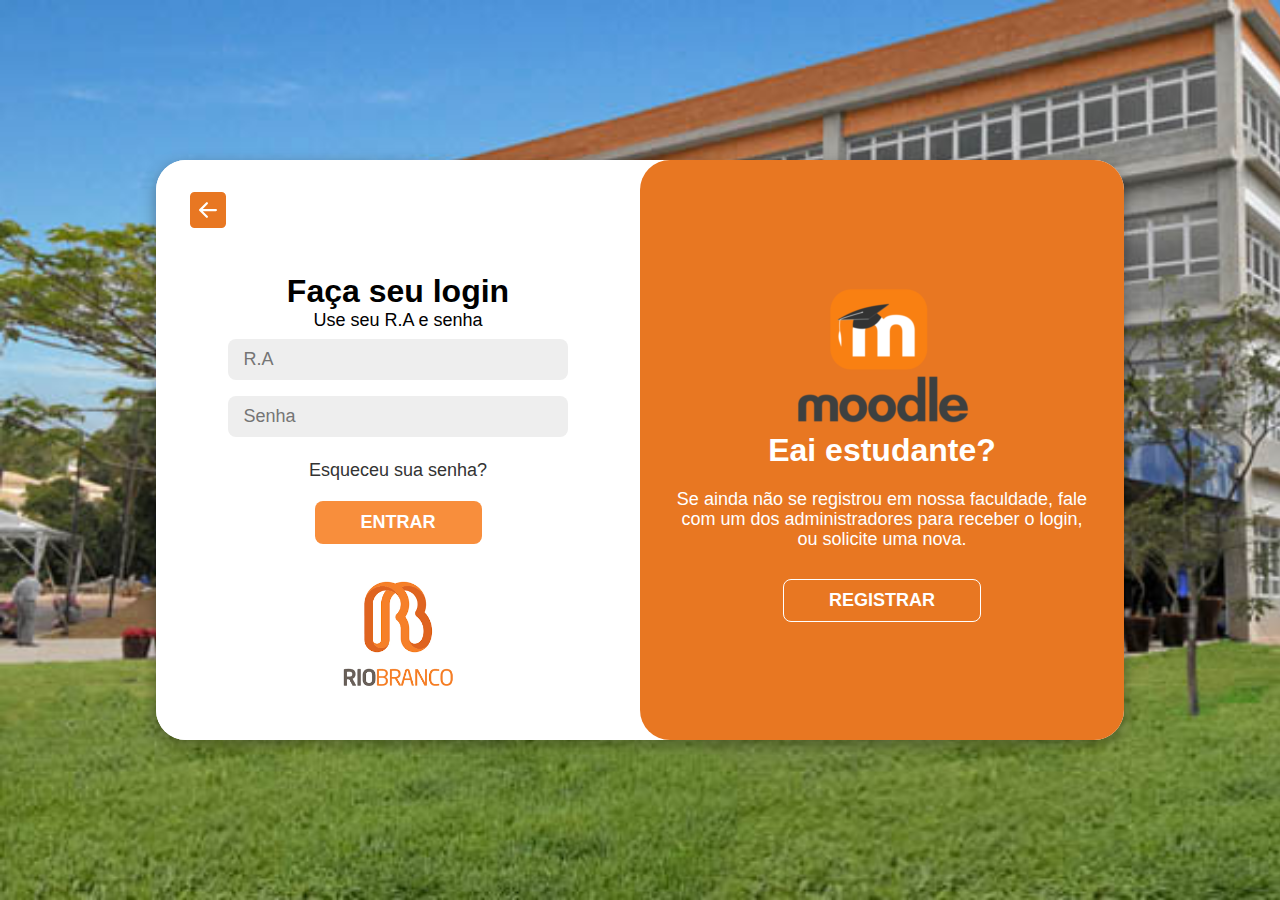
<file: pages/login.html>
<!DOCTYPE html>
<html lang="pt-br">
<head>
    <meta charset="UTF-8">
    <meta name="viewport" content="width=device-width, initial-scale=1.0">
    <title>Login RB</title>
    <link rel="stylesheet" href="../styles/changeLogin.css"> 
</head>
<body>
    <div class="container" id="container">
        <div class="form-container sign-up">
            <form>
                <h1>Moodle</h1>
                <span>Use seu R.A para efetuar o login</span>
                <input type="text" placeholder="R.A" id="R.A">
                <input type="password"  placeholder="Senha" id="password">
                <button>Entrar</button>
                <img src="../images/Moodle.png" alt="">
            </form>
        </div>
        <div class="form-container sign-in">
            <form>

                <a class="voltar" href="../index.html">
                    <svg xmlns="http://www.w3.org/2000/svg" width="36" height="36" fill="#E87722" class="bi bi-arrow-left-square-fill" viewBox="0 0 16 16">
                        <path d="M16 14a2 2 0 0 1-2 2H2a2 2 0 0 1-2-2V2a2 2 0 0 1 2-2h12a2 2 0 0 1 2 2zm-4.5-6.5H5.707l2.147-2.146a.5.5 0 1 0-.708-.708l-3 3a.5.5 0 0 0 0 .708l3 3a.5.5 0 0 0 .708-.708L5.707 8.5H11.5a.5.5 0 0 0 0-1"/>
                      </svg>
                 </a>


                <h1>Faça seu login</h1>
                <span>Use seu R.A e senha</span>
                <input type="R.A" placeholder="R.A" id="R.A">
                <input type="password" placeholder="Senha" id="password">
                <a href="#">Esqueceu sua senha?</a>
                <button>Entrar</button>
                <img src="../images/RioBrancoBranca.png" alt="">
            </form>
        </div>
        <div class="toggle-container">
            <div class="toggle">
                <div class="toggle-panel toggle-left">
                    <img src="../images/RioBrancoLaranja.png" alt="">
                    <h1>Bem vindo estudante!</h1>
                    <button class="hidden" id="login">Entrar</button>
                </div>
                <div class="toggle-panel toggle-right">
                    <img src="../images/MoodleLogo.png" alt="">
                    <h1>Eai estudante?</h1>
                    <p>Se ainda não se registrou em nossa faculdade, fale com um dos administradores para receber o login, ou solicite uma nova.</p>
                    <button class="hidden" id="register">Registrar</button>
                </div>
            </div>
        </div>
    </div>
    <script src="../scripts/stylescripts/changeLogin.js"></script>
</body> 
</html>
</file>
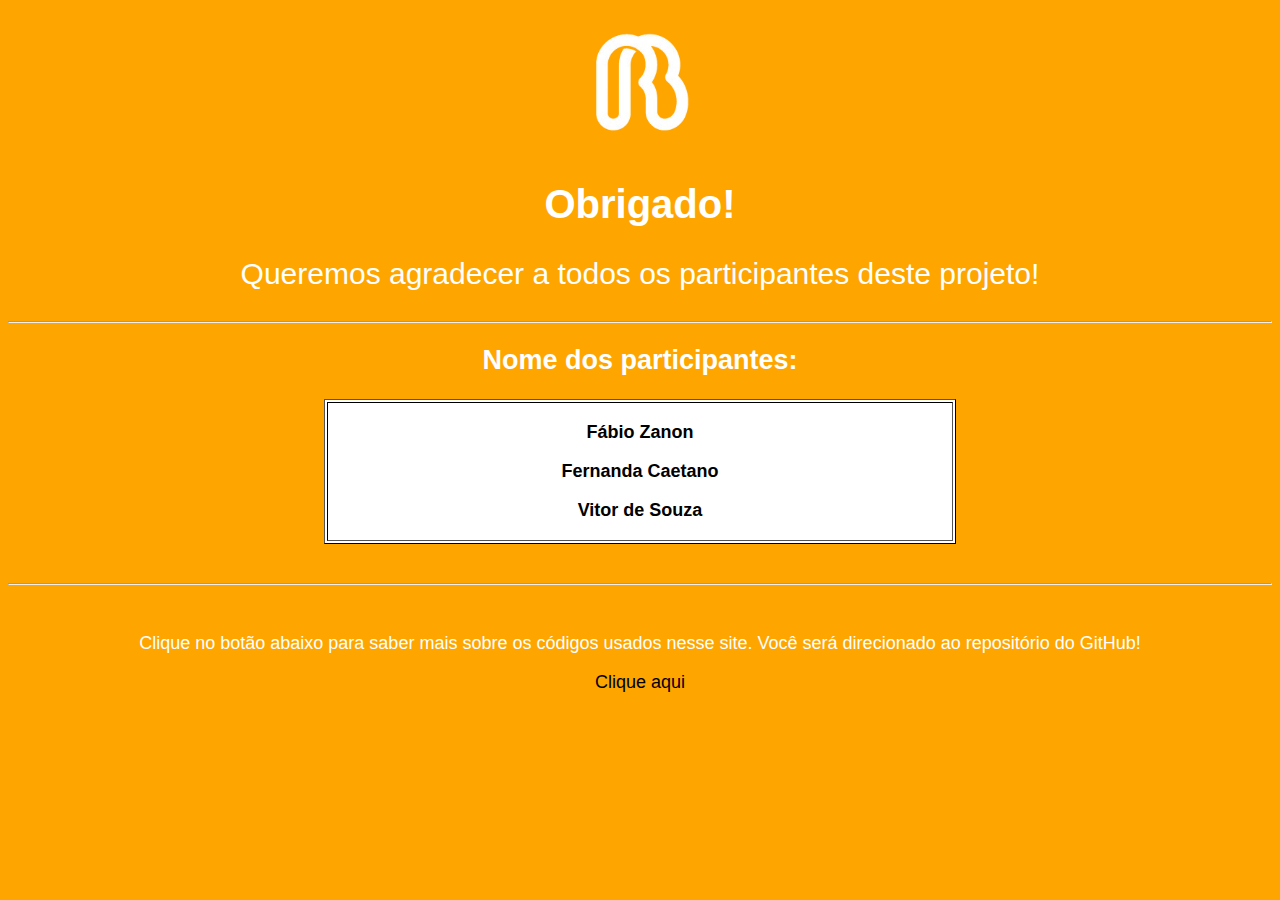
<file: pages/referencias.html>
<!DOCTYPE html>
<html lang="pt-br">
<head>
    <meta charset="UTF-8">
    <meta name="viewport" content="width=device-width, initial-scale=1.0">
    <title>Document</title>
    <link rel="stylesheet" href="/styles/agradecimentos.css">
</head>
<body>
    <img src="/images/Logo_RioBranco - Agradecimentos.png" alt="logoRioBranco" class="logo_riobranco">
    <div class="obrigado">
        <h1>
            Obrigado!
        </h1>
    </div>
    <div class="texto">
        <p>Queremos agradecer a todos os participantes deste projeto!</p>
    </div>
    <div class="participantes">
        <hr>
        <h2>Nome dos participantes:</h2>
        <table border="1">
            <th class="nomes">
                <p>Fábio Zanon</p>
                <p>Fernanda Caetano</p>
                <p>Vitor de Souza</p>
            </th>
        </table>
        <br>
        <hr>
        <br>
    </div>
    <div class="codigos">
        <p>
            Clique no botão abaixo para saber mais sobre os códigos usados nesse site. Você será direcionado ao repositório do GitHub!
        </p>
        <a target="_blank" href="https://github.com/RioBranco-Projects/RioBrancoRevised" class="link_github">Clique aqui</a>
    </div>
</body>
</html>
</file>
<file: styles/header.css>
* {
    padding: 0;
    margin: 0;
    font-family: 'Gill Sans', 'Gill Sans MT', Calibri, 'Trebuchet MS', sans-serif;
    text-decoration: none;
}

.topo {
    z-index: 999;
    background-color: rgb(204, 204, 204);
    display: flex;
    align-items: center;
    justify-content: space-around;
    position: fixed;
    width: 100%;
}

.rightside {
    display: flex;
    align-items: center;
    gap: 45px;
    padding: 10px;
}

.links {
    display: flex;
    align-items: center;
    gap: 20px;
}

.links a {
    color: #a74901;
    font-size: 22px;
    transition: calc(.5s);
}
.links a:hover {
    color: white;
    font-weight: bolder;
    transform: scale(1.05);
}

.social {
    display: flex;
    gap: 30px;
    align-items: center;
}

.social a:hover{
    transition: calc(.4s);
    transform: scale(1.1);
}


.leftside {
    display: flex;
    align-items: center;
    gap: 35px;
    padding: 10px;
}

.leftside h1 {
    color: white;
    font-size: 30px;
}

.leftside img {
    width: 50px;
    height: 50px;
}
.leftside img:hover {
    cursor: pointer;
    transform: scale(1.1);
    transition: calc(.3s);
}

.cursos {
    background-color: white;
    border-radius: 15px;
    width: 230px;
    height: 30px;
    transition: calc(.3s);
    border: none;
}

.cursos h1 {
    color: #E87722;
    font-size: 24px;
    text-align: center;
    border: none;
}

.cursos:hover{
    transform: scale(1.05);
    border: none;
}
</file>
<file: styles/banner.css>
.carousel {
    position: relative;
    width: 1920px;
    overflow: hidden;
    background-color: black;
}

.carousel-images {
    margin-top: 5%;
    display: flex;
    transition: transform 0.5s ease-in-out;
}

.carousel-images img {
    width: 1920px;
    height: 720px;
}

button {
    position: absolute;
    top: 50%;
    background-color: #e878228f;
    color: white;
    border: none;
    border-radius: 20px;
    padding: 12px;
    cursor: pointer;
}

button.prev {
    left: 10px;
}

button.next {
    right: 10px;
}
</file>
<file: styles/footer.css>
.final {
    background-color: #CCCCCC;
    height: 70px;
    color: white;
    text-align: center;
}
</file>
<file: styles/conteudo.css>
.conteudo {
    display: flex;
    position: absolute;
    width: 100%;
    align-items: center;
    justify-content: space-evenly;
    top: 530px;
}
</file>
<file: styles/aboutus.css>
* {
    margin: 0;
    padding: 0;
    font-family: Arial, Helvetica, sans-serif;
}

body {
    margin-bottom: 30px;
}

.inicio img {
    width: 600px;
    height: 200px;
    margin-left: 80px;
}

.sobre_nos_titulo {
    margin-top: 30px;
    margin-bottom: 20px;
    margin-left: 80px;
}

.modelo_pedagogico_titulo {
    margin-top: 20px;
    margin-bottom: 20px;
    margin-left: 80px;
}

.corpo_decente_titulo {
    margin-top: 20px;
    margin-bottom: 20px;
    margin-left: 80px;
}

.mantenedora_titulo {
    margin-top: 20px;
    margin-bottom: 20px;
    margin-left: 80px;
}

.mantidas_titulo {
    margin-top: 20px;
    margin-bottom: 20px;
    margin-left: 80px;
}

p {
    font-size: 17px;
    margin-left: 80px;
    margin-right: 80px;
}

.links {
    color: blue
}
</file>
<file: styles/aboutus_header.css>
* {
    padding: 0;
    margin: 0;
    font-family: 'Gill Sans', 'Gill Sans MT', Calibri, 'Trebuchet MS', sans-serif;
    text-decoration: none;
}

.cabessalho_aboutus {
    z-index: 999;
    background-color: orange;
    display: flex;
    align-items: center;
    justify-content: space-around;
    width: 100%;
}

.rightside {
    display: flex;
    align-items: center;
    gap: 45px;
    padding: 10px;
}

.links {
    display: flex;
    align-items: center;
    gap: 20px;
}

.links a {
    color: black;
    font-size: 22px;
    transition: calc(.5s);
    margin-top: 5px;
}

.links a:hover {
    color: white;
    transform: scale(1.0);
}

.social {
    display: flex;
    gap: 30px;
    align-items: center;
    margin-top: 10px;
}

.social a:hover{
    transition: calc(.4s);
    transform: scale(1.1);
}

.leftside {
    display: flex;
    align-items: center;
    gap: 35px;
    padding: 10px;
}

.leftside h1 {
    color: white;
    font-size: 30px;
    font-weight: 900;
}

.leftside img {
    width: 50px;
    height: 50px;
}

.leftside img:hover {
    cursor: pointer;
    transform: scale(1.1);
    transition: calc(.3s);
}

.cursos {
    background-color: white;
    border-radius: 15px;
    width: 230px;
    height: 30px;
    transition: calc(.3s);
    border: none;
}

.cursos h1 {
    color: #E87722;
    font-size: 24px;
    text-align: center;
    border: none;
}

.cursos:hover{
    transform: scale(1.05);
    border: none;
}
</file>
<file: styles/faleconosco.css>
body {
    background-color: white;
    font-family: 'Gill Sans', 'Gill Sans MT', Calibri, 'Trebuchet MS', sans-serif;
    display: flex;
    flex-direction: column;
    align-items: center;
}

.faleconosco_titulo {
    color: black;
    margin-left: 20px;
    margin-top: 20px;
    text-align: center;
}

.nome_telefone_email {
    margin: 20px;
    text-align: center;
}

.identificaçao_titulo {
    color: black;
    text-align: center;
    margin-bottom: 15px;
}

.identificaçao {
    margin: 20px;
    text-align: center;
}

.assunto_titulo {
    margin-bottom: 15px;
}

.assunto {
    color: black;
    margin: 20px;
    text-align: center;
}

.digitemensagem_titulo {
    color: black;
    margin-bottom: 15px;
    margin-top: 30px;
}

.checkbox_container {
    display: flex;
    align-items: center;
}

.checkbox_container label {
    display: flex;
    flex-direction: column;
    align-items: center;
    margin-left: 20px;
}

input.Seu-nome {
    width: 300px;
    height: 40px;
    padding-left: 10px;
    margin-bottom: 5px;
}

input.Seu-telefone {
    height: 40px;
    padding-left: 10px;
}

input.Seu-email {
    height: 40px;
    padding-left: 10px;
}

input.N°dematrícula {
    height: 40px;
    padding-left: 10px;
}

select.Áreadeinteresse {
    height: 44px;
    padding-left: 10px;
}

textarea.digiteasuamensagem {
    height: 40px;
    padding-left: 10px;
}

input.codigo {
    height: 40px;
    padding-left: 10px;
}
</file>
<file: styles/faleconosco_header.css>
* {
    padding: 0;
    margin: 0;
    font-family: 'Gill Sans', 'Gill Sans MT', Calibri, 'Trebuchet MS', sans-serif;
    text-decoration: none;
}

.cabessalho_faleconosco {
    z-index: 999;
    background-color: orange;
    display: flex;
    align-items: center;
    justify-content: space-around;
    width: 100%;
}

.rightside {
    display: flex;
    align-items: center;
    gap: 45px;
    padding: 10px;
}

.links {
    display: flex;
    align-items: center;
    gap: 20px;
}

.links a {
    color: black;
    font-size: 22px;
    transition: calc(.5s);
    margin-top: 5px;
}

.links a:hover {
    color: white;
    transform: scale(1.0);
}

.social {
    display: flex;
    gap: 30px;
    align-items: center;
    margin-top: 10px;
}

.social a:hover{
    transition: calc(.4s);
    transform: scale(1.1);
}

.leftside {
    display: flex;
    align-items: center;
    gap: 35px;
    padding: 10px;
}

.leftside h1 {
    color: white;
    font-size: 30px;
    font-weight: 900;
}

.leftside img {
    width: 50px;
    height: 50px;
}

.leftside img:hover {
    cursor: pointer;
    transform: scale(1.1);
    transition: calc(.3s);
}

.cursos {
    background-color: white;
    border-radius: 15px;
    width: 230px;
    height: 30px;
    transition: calc(.3s);
    border: none;
}

.cursos h1 {
    color: #E87722;
    font-size: 24px;
    text-align: center;
    border: none;
}

.cursos:hover{
    transform: scale(1.05);
    border: none;
}
</file>
<file: styles/changeLogin.css>
*{
    margin: 0;
    padding: 0;
    box-sizing: border-box;
    font-family: 'Gill Sans', 'Gill Sans MT', Calibri, 'Trebuchet MS', sans-serif;
}
body{
    display: flex;
    background-image: url(../images/RioBrancoBackground.jpg);
    background-size: cover;
    align-items: center;
    justify-content: center;
    flex-direction: column;
    height: 100vh;
    font-family: Arial, Helvetica, sans-serif;
}
.container{
    background-color: #fff;
    border-radius: 30px;
    box-shadow: 0 5px 15px rgba(0, 0, 0, 0.35);
    position: relative;
    overflow: hidden;
    width: 968px;
    max-width: 100%;
    min-height: 580px;
}
.container p{
    font-size: 18px;
    line-height: 20px;
    margin: 20px 0;
}
.container span{
    font-size: 18px;
}
.container a{
    color: #333;
    font-size: 18px;
    text-decoration: none;
    margin: 15px 0 10px;
}
.container button{
    background-color: #f88e3c;
    color: #fff;
    font-size: 18px;
    padding: 10px 45px;
    border: 1px solid transparent;
    border-radius: 8px;
    font-weight: bolder;
    text-transform: uppercase;
    margin-top: 10px;
    cursor: pointer;
    transition: calc(.4s);
}
.container button:hover{
    background-color: #ff7300;
    color: #fff;
    transform: scale(1.05);
}
.container button.hidden{
    background-color: transparent;
    border-color: #fff;
    transition: calc(.4s);
}
.container button.hidden:hover{
    background-color: white;
    color: black;
    transform: scale(1.1);
}
.container form{
    background-color: #fff;
    display: flex;
    align-items: center;
    justify-content: center;
    flex-direction: column;
    padding: 0 30px;
    height: 100%;
}
.container form img {
    margin-top: 30px;
    width: 120px;
}
.container input{
    background-color: #eee;
    border: none;
    margin: 8px 0;
    padding: 10px 15px;
    font-size: 18px;
    border-radius: 8px;
    width: 80%;
    outline: none;
}
.form-container{
    position: absolute;
    top: 0;
    height: 100%;
    transition: all 0.6s ease-in-out;
}
.sign-in{
    left: 0;
    width: 50%;
    z-index: 2;
}
.container.active .sign-in{
    transform: translateX(100%);
}
.sign-up{
    left: 0;
    width: 50%;
    opacity: 0;
    z-index: 1;
}
.container.active .sign-up{
    transform: translateX(100%);
    opacity: 1;
    z-index: 5;
    animation: move 0.6s;
}
@keyframes move{
    0%, 49.99%{
        opacity: 0;
        z-index: 1;
    }
    50%, 100%{
        opacity: 1;
        z-index: 5;
    }
}
.toggle-container{
    position: absolute;
    top: 0;
    left: 50%;
    width: 50%;
    height: 100%;
    overflow: hidden;
    transition: all 0.6s ease-in-out;
    border-radius: 30px 0 0 30px;
    z-index: 1000;
}
.container.active .toggle-container{
    transform: translateX(-100%);
    border-radius: 0 30px 30px 0;
}
.toggle{
    background-color: #E87722;
    height: 100%;
    background: linear-gradient(to right, #E87722);
    color: #fff;
    position: relative;
    left: -100%;
    height: 100%;
    width: 200%;
    transform: translateX(0);
    transition: all 0.6s ease-in-out;
}
.container.active .toggle{
    transform: translateX(50%);
}
.toggle-panel{
    position: absolute;
    width: 50%;
    height: 100%;
    display: flex;
    align-items: center;
    justify-content: center;
    flex-direction: column;
    padding: 0 30px;
    text-align: center;
    top: 0;
    transform: translateX(0);
    transition: all 0.6s ease-in-out;
}
.toggle-left{
    transform: translateX(-200%);
}
.container.active .toggle-left{
    transform: translateX(0);
}
.toggle-right{
    right: 0;
    transform: translateX(0);
}
.container.active .toggle-right{
    transform: translateX(200%);
}
.voltar {
    position: relative;
    top: -30px;
    left: -190px;
    z-index: 99;
    transition: calc(.4s);
}
.voltar:hover {
    transform: scale(1.1);
}
</file>
<file: styles/agradecimentos.css>
body {
    font-family: Arial, Helvetica, sans-serif;
    text-align: center;
    background-color: orange;
    color: white;
    margin-top: 20px;
    height: 700px;
    font-size: 18px;
}

.nomes {
    color: black;
}

table {
    width: 100%;
    margin-bottom : .5em;
    table-layout: fixed;
    text-align: center;
    border-color: black;
    background-color: white;
}

.obrigado {
    font-size: 20px;
}

.texto {
    font-size: 30px;
}

table {
    width: 50%;
    left: 25%;
    position: relative;
}

.codigos {
    color: white;
    gap: 20px;
}

.codigos a {
    text-decoration: none;
    color: black;
}

.logo_riobranco {
    height: 130px;
}
</file>
